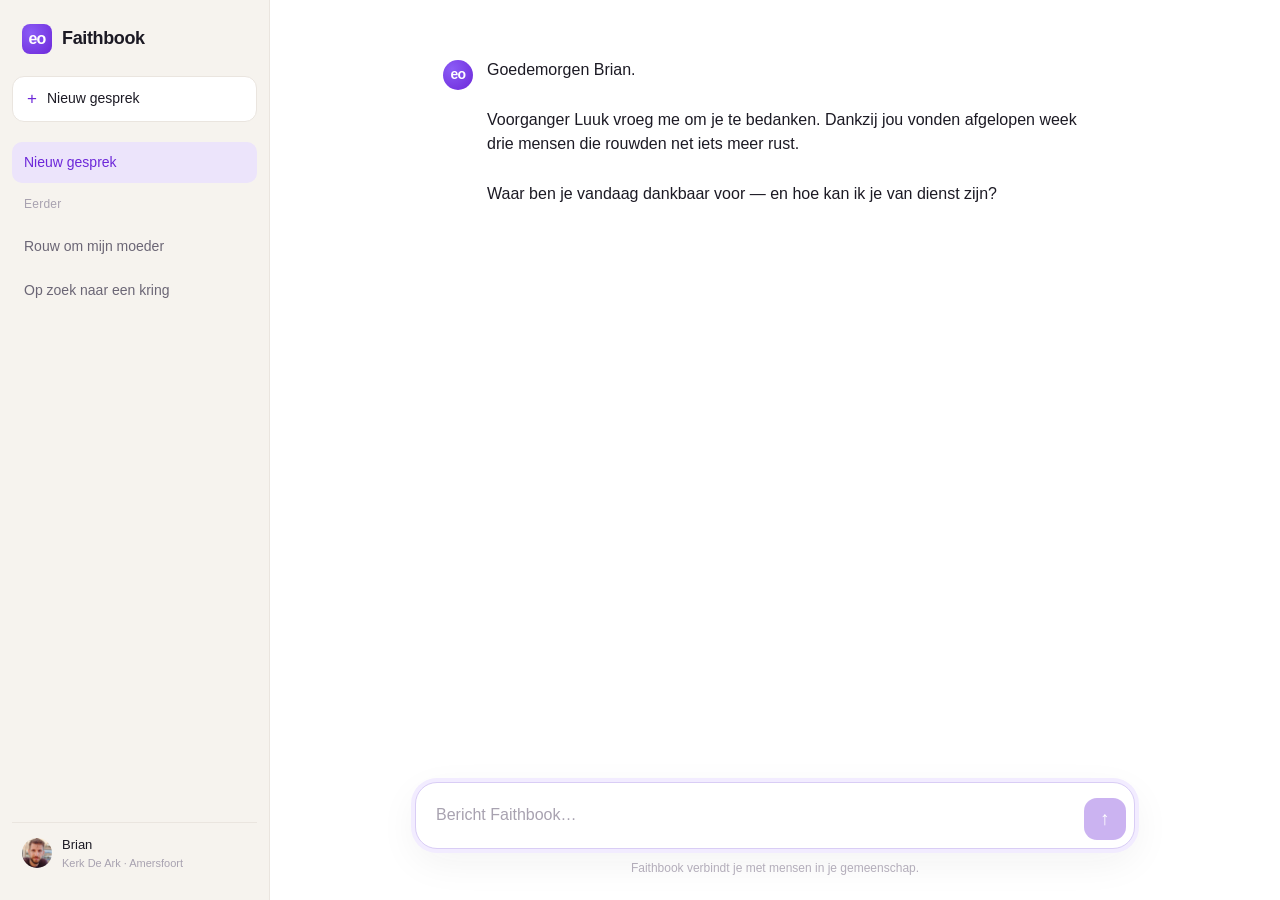
<file: index.html>
<!doctype html>
<html lang="nl">
<head>
  <meta charset="utf-8" />
  <meta name="viewport" content="width=device-width, initial-scale=1" />
  <title>Faithbook</title>
  <link rel="stylesheet" href="assets/css/styles.css" />
</head>
<body>
<div class="app">
  <!-- ── Sidebar ─────────────────────────────────────────── -->
  <aside class="side">
    <div class="brand"><div class="dot">eo</div><span>Faithbook</span></div>
    <button class="newchat" id="newchat"><span class="plus">+</span> Nieuw gesprek</button>
    <nav class="threadlist" id="threads-today"></nav>
    <div class="h-label" id="earlier-label">Eerder</div>
    <nav class="threadlist" id="threads-earlier"></nav>
    <div class="foot">
      <div class="av">B</div>
      <div class="who">Brian<small>Kerk De Ark · Amersfoort</small></div>
    </div>
  </aside>

  <!-- ── Main ────────────────────────────────────────────── -->
  <main class="main">
    <div class="stream" id="stream">
      <div class="empty" id="empty">
        <div class="dot">eo</div>
        <h1>Waar loop je mee, Brian?</h1>
        <p>Deel wat je bezighoudt. Faithbook zoekt geen antwoord — het zoekt de juiste persoon.</p>
      </div>
      <div class="col" id="messages"></div>
    </div>

    <div class="composer">
      <div class="field">
        <textarea id="input" rows="1" placeholder="Bericht Faithbook…"></textarea>
        <button class="send" id="send" disabled>↑</button>
      </div>
      <div class="disclaimer">Faithbook verbindt je met mensen in je gemeenschap.</div>
    </div>
  </main>
</div>

<script src="assets/js/data.js"></script>
<script src="assets/js/app.js"></script>
</body>
</html>
</file>
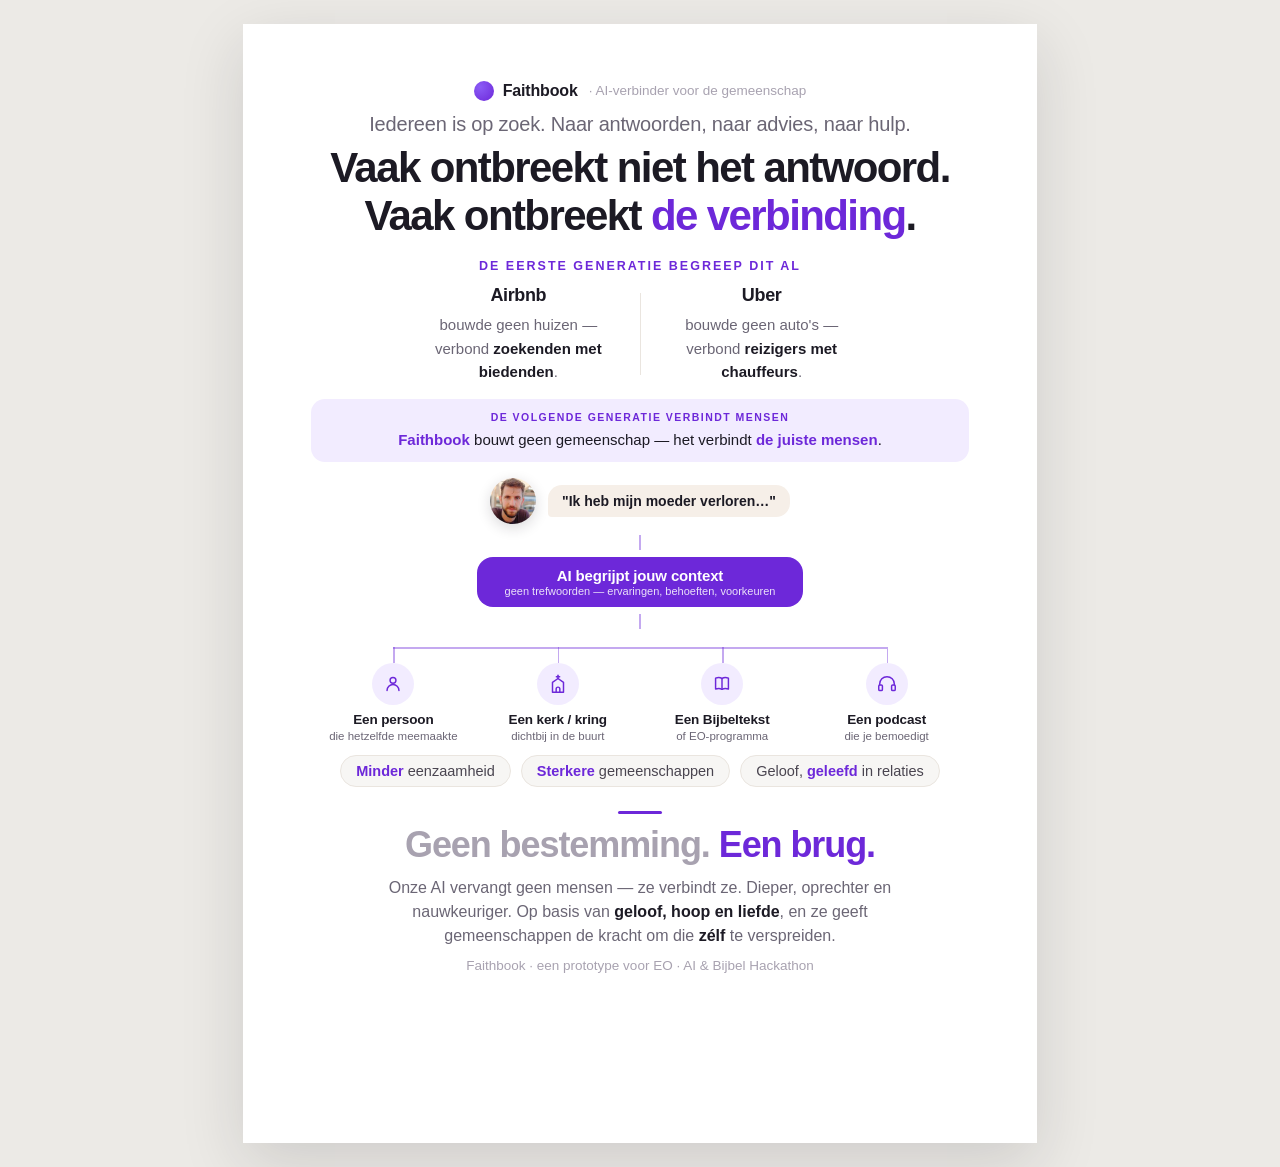
<file: ONE_PAGER.html>
<!doctype html>
<html lang="nl">
<head>
  <meta charset="utf-8">
  <meta name="viewport" content="width=device-width, initial-scale=1">
  <title>Faithbook — One Pager</title>
  <style>
    :root{
      --ink:#1c1a24;
      --ink-soft:#6b6675;
      --ink-faint:#a8a2b0;
      --line:#eae5df;
      --accent:#6d28d9;
      --accent-soft:#f2ecff;
      --warm:#f6efe8;
    }
    *{box-sizing:border-box}
    html,body{margin:0}
    body{
      background:#eceae6;
      color:var(--ink);
      font-family:-apple-system,BlinkMacSystemFont,"Segoe UI",Roboto,Helvetica,Arial,sans-serif;
      -webkit-font-smoothing:antialiased;
    }

    /* A4 sheet */
    .page{
      width:210mm;min-height:296mm;
      margin:24px auto;background:#fff;
      box-shadow:0 20px 60px rgba(28,26,36,.14);
      padding:15mm 18mm 15mm;
      display:flex;flex-direction:column;
    }

    /* Brand — small, quiet */
    .brand{display:flex;align-items:center;justify-content:center;gap:9px}
    .brand .dot{width:20px;height:20px;border-radius:50%;
      background:radial-gradient(circle at 30% 30%,#8b5cf6,var(--accent))}
    .brand span{font-size:16px;font-weight:600;letter-spacing:-.01em}
    .brand small{color:var(--ink-faint);font-weight:400;font-size:13.5px;margin-left:2px}

    /* Hero thesis */
    .hero{text-align:center;margin:12px 0 4px}
    .hero .soft{font-size:20px;color:var(--ink-soft);letter-spacing:-.01em;margin:0 0 8px}
    .hero h1{font-size:42px;line-height:1.14;letter-spacing:-.038em;font-weight:700;margin:0}
    .hero h1 em{font-style:normal;color:var(--accent)}

    /* section label */
    .lbl{font-size:12.5px;font-weight:700;letter-spacing:.16em;text-transform:uppercase;
      color:var(--accent);text-align:center;margin:0 0 12px}

    /* ── Analogy: three tidy columns ─────────────────── */
    .analogy{margin-top:16px}
    .triad{display:grid;grid-template-columns:1fr 1fr;gap:0;max-width:74%;margin:0 auto}
    .nextgen{margin-top:16px;background:var(--accent-soft);border-radius:14px;
      padding:11px 20px;text-align:center;line-height:1.4}
    .nextgen .ng-lbl{display:block;font-size:10.5px;font-weight:700;letter-spacing:.14em;
      text-transform:uppercase;color:var(--accent);margin-bottom:4px}
    .nextgen .ng-txt{font-size:15px;color:var(--ink)}
    .nextgen .ng-txt b{font-weight:700;color:var(--accent)}
    .triad .cell{padding:0 20px;text-align:center;position:relative}
    .triad .cell + .cell::before{
      content:"";position:absolute;left:0;top:8px;bottom:8px;width:1px;background:var(--line);
    }
    .triad .co{font-size:18px;font-weight:700;letter-spacing:-.02em;margin-bottom:7px}
    .triad .cell.us .co{color:var(--accent)}
    .triad .tx{font-size:15px;line-height:1.55;color:var(--ink-soft)}
    .triad .tx b{color:var(--ink);font-weight:600}

    /* ── Keyword vs Context ──────────────────────────── */
    .turn{
      margin-top:16px;display:grid;grid-template-columns:1fr auto 1fr;
      align-items:center;gap:22px;
    }
    .panel{border-radius:16px;padding:12px 20px;border:1px solid var(--line)}
    .panel.cold{background:#f7f6f4}
    .panel.warm{background:var(--accent-soft);border-color:transparent}
    .panel .h{font-size:12.5px;font-weight:700;letter-spacing:.13em;text-transform:uppercase;margin:0 0 9px}
    .panel.cold .h{color:var(--ink-faint)}
    .panel.warm .h{color:var(--accent)}
    .panel .tags{display:flex;flex-wrap:wrap;gap:6px;margin-bottom:11px}
    .tag{font-size:14px;border-radius:999px;padding:4px 11px;background:#fff;color:var(--ink-soft);border:1px solid var(--line)}
    .panel.warm .tag{border-color:rgba(109,40,217,.18);color:var(--accent)}
    .panel .ex{font-size:16px;font-weight:600;letter-spacing:-.01em;margin:0}
    .panel.cold .ex{color:var(--ink-soft)}
    .panel.warm .ex{color:var(--ink)}
    .turn .to{font-size:24px;color:var(--accent);font-weight:600}

    /* ── One concrete moment ─────────────────────────── */
    .moment{
      margin-top:16px;background:var(--warm);border-radius:20px;
      padding:10px 26px;display:flex;align-items:center;gap:16px;
    }
    .moment .face{width:52px;height:52px;border-radius:50%;object-fit:cover;flex:none;
      box-shadow:0 4px 14px rgba(28,26,36,.16)}
    .moment .said{font-size:16px;color:#4a4550;line-height:1.4}
    .moment .said b{color:var(--ink)}
    .moment .arrow{color:var(--accent);font-size:21px;flex:none}
    .moment .ai{flex:none;text-align:center}
    .moment .ai .p{background:var(--accent);color:#fff;border-radius:999px;padding:9px 16px;
      font-size:14px;font-weight:600;white-space:nowrap}
    .moment .ai .s{font-size:12px;color:var(--ink-faint);margin-top:5px}
    .moment .card{flex:none;text-align:center}
    .moment .card .n{font-size:15px;font-weight:650;margin-top:6px}
    .moment .card .d{font-size:12.5px;color:var(--ink-soft);line-height:1.35}

    /* ── Branching graph ─────────────────────────────── */
    .graph{margin-top:16px;text-align:center}
    .g-person{display:inline-flex;align-items:center;gap:12px}
    .g-face{width:46px;height:46px;border-radius:50%;object-fit:cover;
      box-shadow:0 4px 14px rgba(28,26,36,.16)}
    .g-bubble{background:var(--warm);border-radius:14px;border-bottom-left-radius:4px;
      padding:8px 14px;font-size:14px;color:#4a4550}
    .g-bubble b{color:var(--ink);font-weight:600}
    .g-stem{width:1.5px;height:15px;background:rgba(109,40,217,.4);margin:7px auto}
    .g-ai{display:inline-flex;flex-direction:column;align-items:center;gap:1px;
      background:var(--accent);color:#fff;border-radius:16px;padding:10px 28px}
    .g-ai-title{font-size:15px;font-weight:700;letter-spacing:-.01em}
    .g-ai-sub{font-size:11px;opacity:.86}
    .g-branches{position:relative;margin-top:18px}
    .g-branches::before{content:"";position:absolute;top:0;left:12.5%;right:12.5%;
      height:1.5px;background:rgba(109,40,217,.4)}
    .g-branches .row{display:grid;grid-template-columns:repeat(4,1fr)}
    .g-col{position:relative;padding-top:16px}
    .g-col::before{content:"";position:absolute;top:0;left:50%;width:1.5px;height:16px;background:rgba(109,40,217,.4)}
    .g-node{margin:0 6px}
    .g-ic{width:42px;height:42px;border-radius:50%;margin:0 auto 7px;
      display:flex;align-items:center;justify-content:center;
      background:var(--accent-soft);color:var(--accent)}
    .g-ic svg{width:22px;height:22px}
    .g-n{font-size:13.5px;font-weight:650;letter-spacing:-.01em}
    .g-d{font-size:11.5px;color:var(--ink-soft);line-height:1.35;margin-top:2px}

    /* impact tags */
    .impact{margin-top:10px;display:flex;justify-content:center;gap:10px;flex-wrap:wrap}
    .impact .i{font-size:14.5px;color:#4a4550;background:#f7f6f4;border:1px solid var(--line);
      border-radius:999px;padding:7px 15px}
    .impact .i b{color:var(--accent);font-weight:700}

    /* ── Closing ─────────────────────────────────────── */
    .closing{margin-top:24px;text-align:center}
    .closing .rule{width:44px;height:3px;border-radius:2px;background:var(--accent);margin:0 auto 10px}
    .closing h1{font-size:36px;line-height:1.18;letter-spacing:-.03em;font-weight:700;margin:0}
    .closing h1 .dim{color:var(--ink-faint);font-weight:600}
    .closing h1 em{font-style:normal;color:var(--accent)}
    .closing p{font-size:16px;line-height:1.5;color:var(--ink-soft);max-width:58ch;margin:10px auto 0}
    .closing p b{color:var(--ink);font-weight:600}
    .closing .sig{margin-top:10px;font-size:13.5px;color:var(--ink-faint)}

    @media print{
      body{background:#fff}
      .page{margin:0;box-shadow:none;width:auto;min-height:auto;padding:0 6mm}
      @page{size:A4;margin:15mm 12mm}
    }
  </style>
</head>
<body>
<div class="page">

  <!-- brand -->
  <div class="brand">
    <div class="dot"></div><span>Faithbook</span><small>· AI-verbinder voor de gemeenschap</small>
  </div>

  <!-- hero thesis -->
  <div class="hero">
    <p class="soft">Iedereen is op zoek. Naar antwoorden, naar advies, naar hulp.</p>
    <h1>Vaak ontbreekt niet het antwoord.<br>Vaak ontbreekt <em>de verbinding</em>.</h1>
  </div>

  <!-- analogy -->
  <div class="analogy">
    <p class="lbl">De eerste generatie begreep dit al</p>
    <div class="triad">
      <div class="cell">
        <div class="co">Airbnb</div>
        <div class="tx">bouwde geen huizen —<br>verbond <b>zoekenden met biedenden</b>.</div>
      </div>
      <div class="cell">
        <div class="co">Uber</div>
        <div class="tx">bouwde geen auto's —<br>verbond <b>reizigers met chauffeurs</b>.</div>
      </div>
    </div>
    <div class="nextgen">
      <span class="ng-lbl">De volgende generatie verbindt mensen</span>
      <span class="ng-txt"><b>Faithbook</b> bouwt geen gemeenschap — het verbindt <b>de juiste mensen</b>.</span>
    </div>
  </div>

  <!-- branching graph -->
  <div class="graph">
    <div class="g-person">
      <img class="g-face" src="[data-uri]" alt="">
      <div class="g-bubble"><b>&quot;Ik heb mijn moeder verloren&hellip;&quot;</b></div>
    </div>
    <div class="g-stem"></div>
    <div class="g-ai">
      <div class="g-ai-title">AI begrijpt jouw context</div>
      <div class="g-ai-sub">geen trefwoorden &mdash; ervaringen, behoeften, voorkeuren</div>
    </div>
    <div class="g-stem"></div>
    <div class="g-branches">
      <div class="row">
        <div class="g-col"><div class="g-node">
          <div class="g-ic"><svg viewBox="0 0 24 24" fill="none" stroke="currentColor" stroke-width="1.6" stroke-linecap="round" stroke-linejoin="round"><circle cx="12" cy="8" r="3.2"/><path d="M5.5 19a6.5 6.5 0 0 1 13 0"/></svg></div>
          <div class="g-n">Een persoon</div>
          <div class="g-d">die hetzelfde meemaakte</div>
        </div></div>
        <div class="g-col"><div class="g-node">
          <div class="g-ic"><svg viewBox="0 0 24 24" fill="none" stroke="currentColor" stroke-width="1.6" stroke-linecap="round" stroke-linejoin="round"><path d="M12 2.5v3.5"/><path d="M10.2 4.2h3.6"/><path d="M12 6l6 4.2V21H6V10.2z"/><path d="M10 21v-3.6a2 2 0 0 1 4 0V21"/></svg></div>
          <div class="g-n">Een kerk / kring</div>
          <div class="g-d">dichtbij in de buurt</div>
        </div></div>
        <div class="g-col"><div class="g-node">
          <div class="g-ic"><svg viewBox="0 0 24 24" fill="none" stroke="currentColor" stroke-width="1.6" stroke-linecap="round" stroke-linejoin="round"><path d="M12 6c-2-1.2-4.6-1.2-7-.4v11.8c2.4-.8 5-.8 7 .4 2-1.2 4.6-1.2 7-.4V5.6c-2.4-.8-5-.8-7 .4z"/><path d="M12 6v11.8"/></svg></div>
          <div class="g-n">Een Bijbeltekst</div>
          <div class="g-d">of EO-programma</div>
        </div></div>
        <div class="g-col"><div class="g-node">
          <div class="g-ic"><svg viewBox="0 0 24 24" fill="none" stroke="currentColor" stroke-width="1.6" stroke-linecap="round" stroke-linejoin="round"><path d="M4 13v-1a8 8 0 0 1 16 0v1"/><rect x="3" y="13" width="4" height="6.2" rx="1.3"/><rect x="17" y="13" width="4" height="6.2" rx="1.3"/></svg></div>
          <div class="g-n">Een podcast</div>
          <div class="g-d">die je bemoedigt</div>
        </div></div>
      </div>
    </div>
  </div>
  <!-- impact -->
  <div class="impact">
    <div class="i"><b>Minder</b> eenzaamheid</div>
    <div class="i"><b>Sterkere</b> gemeenschappen</div>
    <div class="i">Geloof, <b>geleefd</b> in relaties</div>
  </div>

  <!-- closing -->
  <div class="closing">
    <div class="rule"></div>
    <h1><span class="dim">Geen bestemming.</span> <em>Een brug.</em></h1>
    <p>Onze AI vervangt geen mensen — ze verbindt ze. Dieper, oprechter en nauwkeuriger.
       Op basis van <b>geloof, hoop en liefde</b>, en ze geeft gemeenschappen de kracht
       om die <b>zélf</b> te verspreiden.</p>
    <div class="sig">Faithbook · een prototype voor EO · AI &amp; Bijbel Hackathon</div>
  </div>

</div>
</body>
</html>
</file>
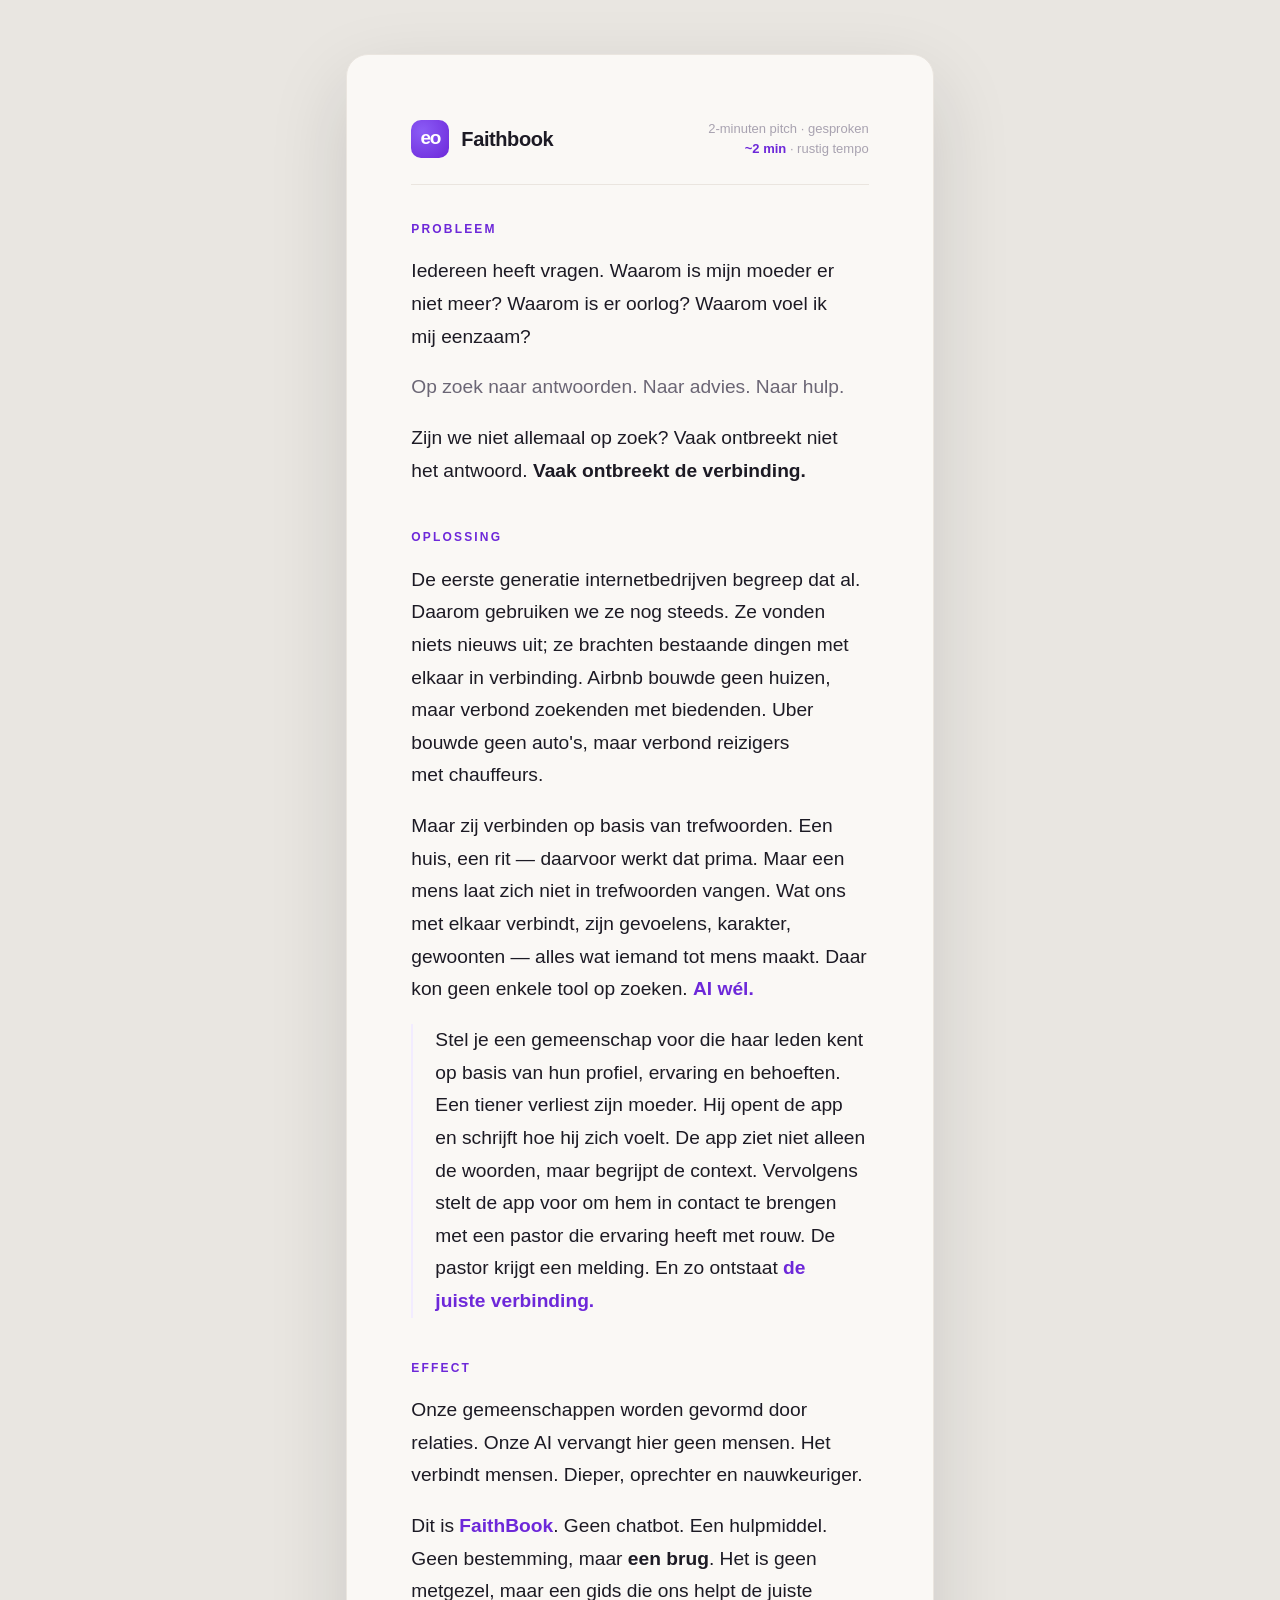
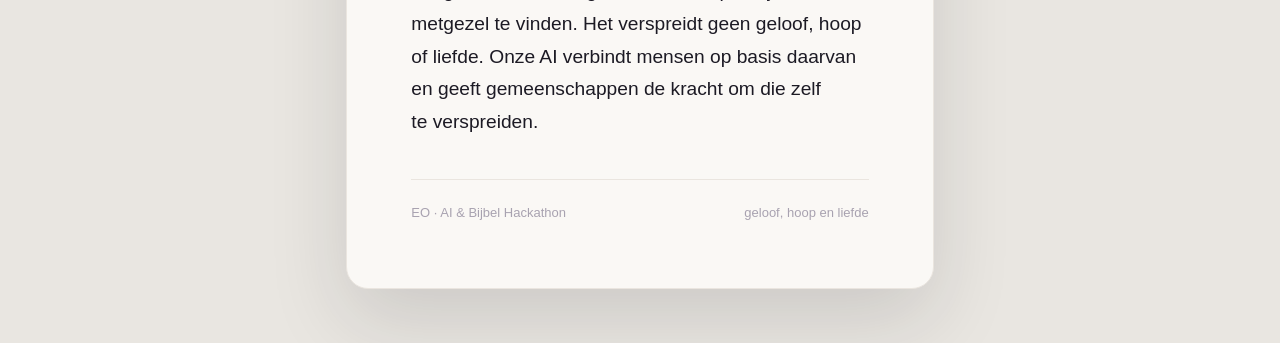
<file: PITCH.html>
<!doctype html>
<html lang="nl">
<head>
  <meta charset="utf-8">
  <meta name="viewport" content="width=device-width, initial-scale=1">
  <title>Faithbook — 2-minuten pitch</title>
  <style>
    :root{
      --bg:#faf8f5;
      --page:#e9e6e1;
      --ink:#1c1a24;
      --ink-soft:#6b6675;
      --ink-faint:#a8a2b0;
      --line:#eae5df;
      --accent:#6d28d9;
      --accent-soft:#f2ecff;
    }
    *{box-sizing:border-box}
    html,body{margin:0}
    body{
      background:var(--page);
      color:var(--ink);
      font-family:-apple-system,BlinkMacSystemFont,"Segoe UI",Roboto,Helvetica,Arial,sans-serif;
      -webkit-font-smoothing:antialiased;
      line-height:1.7;
      padding:6vh 5vw;
    }

    .sheet{
      max-width:66ch;
      margin:0 auto;
      background:var(--bg);
      border:1px solid var(--line);
      border-radius:22px;
      box-shadow:0 30px 80px rgba(28,26,36,.14);
      padding:clamp(28px,5vw,64px);
    }

    /* header */
    header{
      display:flex;align-items:center;justify-content:space-between;
      gap:18px;flex-wrap:wrap;
      padding-bottom:26px;margin-bottom:34px;
      border-bottom:1px solid var(--line);
    }
    .brand{display:flex;align-items:center;gap:12px}
    .logo{
      width:38px;height:38px;border-radius:10px;
      background:radial-gradient(circle at 30% 30%,#8b5cf6,var(--accent));
      display:flex;align-items:center;justify-content:center;
      color:#fff;font-weight:800;font-size:19px;letter-spacing:-.06em;
    }
    .brand .name{font-size:20px;font-weight:700;letter-spacing:-.02em}
    .meta{font-size:13px;color:var(--ink-faint);text-align:right;line-height:1.5}
    .meta b{color:var(--accent);font-weight:700}

    /* sections */
    section{margin:0 0 40px}
    section:last-of-type{margin-bottom:0}
    .eyebrow{
      font-size:12px;font-weight:700;letter-spacing:.18em;text-transform:uppercase;
      color:var(--accent);margin-bottom:16px;
    }
    p{
      font-size:clamp(17px,1.5vw,20px);
      color:var(--ink);
      margin:0 0 18px;
      text-wrap:pretty;
    }
    p:last-child{margin-bottom:0}
    .accent{color:var(--accent);font-weight:600}
    .beat{font-weight:700}
    .quiet{color:var(--ink-soft)}

    /* the demo-story paragraph, gently set apart */
    .story{
      border-left:2px solid var(--accent-soft);
      padding-left:22px;
    }

    footer{
      margin-top:40px;padding-top:22px;border-top:1px solid var(--line);
      font-size:13px;color:var(--ink-faint);
      display:flex;justify-content:space-between;gap:14px;flex-wrap:wrap;
    }

    @media print{
      body{background:#fff;padding:0}
      .sheet{box-shadow:none;border:none;border-radius:0;max-width:none}
    }
  </style>
</head>
<body>
  <div class="sheet">
    <header>
      <div class="brand">
        <div class="logo">eo</div>
        <div class="name">Faithbook</div>
      </div>
      <div class="meta">2-minuten pitch · gesproken<br><b>~2 min</b> · rustig tempo</div>
    </header>

    <section>
      <div class="eyebrow">Probleem</div>
      <p>Iedereen heeft vragen. Waarom is mijn moeder er niet meer? Waarom is er oorlog? Waarom voel ik mij eenzaam?</p>
      <p class="quiet">Op zoek naar antwoorden. Naar advies. Naar hulp.</p>
      <p>Zijn we niet allemaal op zoek? Vaak ontbreekt niet het antwoord. <span class="beat">Vaak ontbreekt de verbinding.</span></p>
    </section>

    <section>
      <div class="eyebrow">Oplossing</div>
      <p>De eerste generatie internetbedrijven begreep dat al. Daarom gebruiken we ze nog steeds. Ze vonden niets nieuws uit; ze brachten bestaande dingen met elkaar in verbinding. Airbnb bouwde geen huizen, maar verbond zoekenden met biedenden. Uber bouwde geen auto's, maar verbond reizigers met chauffeurs.</p>
      <p>Maar zij verbinden op basis van trefwoorden. Een huis, een rit — daarvoor werkt dat prima. Maar een mens laat zich niet in trefwoorden vangen. Wat ons met elkaar verbindt, zijn gevoelens, karakter, gewoonten — alles wat iemand tot mens maakt. Daar kon geen enkele tool op zoeken. <span class="accent">AI wél.</span></p>
      <p class="story">Stel je een gemeenschap voor die haar leden kent op basis van hun profiel, ervaring en behoeften. Een tiener verliest zijn moeder. Hij opent de app en schrijft hoe hij zich voelt. De app ziet niet alleen de woorden, maar begrijpt de context. Vervolgens stelt de app voor om hem in contact te brengen met een pastor die ervaring heeft met rouw. De pastor krijgt een melding. En zo ontstaat <span class="accent">de juiste verbinding.</span></p>
    </section>

    <section>
      <div class="eyebrow">Effect</div>
      <p>Onze gemeenschappen worden gevormd door relaties. Onze AI vervangt hier geen mensen. Het verbindt mensen. Dieper, oprechter en nauwkeuriger.</p>
      <p>Dit is <span class="accent">FaithBook</span>. Geen chatbot. Een hulpmiddel. Geen bestemming, maar <span class="beat">een brug</span>. Het is geen metgezel, maar een gids die ons helpt de juiste metgezel te vinden. Het verspreidt geen geloof, hoop of liefde. Onze AI verbindt mensen op basis daarvan en geeft gemeenschappen de kracht om die zelf te verspreiden.</p>
    </section>

    <footer>
      <span>EO · AI &amp; Bijbel Hackathon</span>
      <span>geloof, hoop en liefde</span>
    </footer>
  </div>
</body>
</html>
</file>
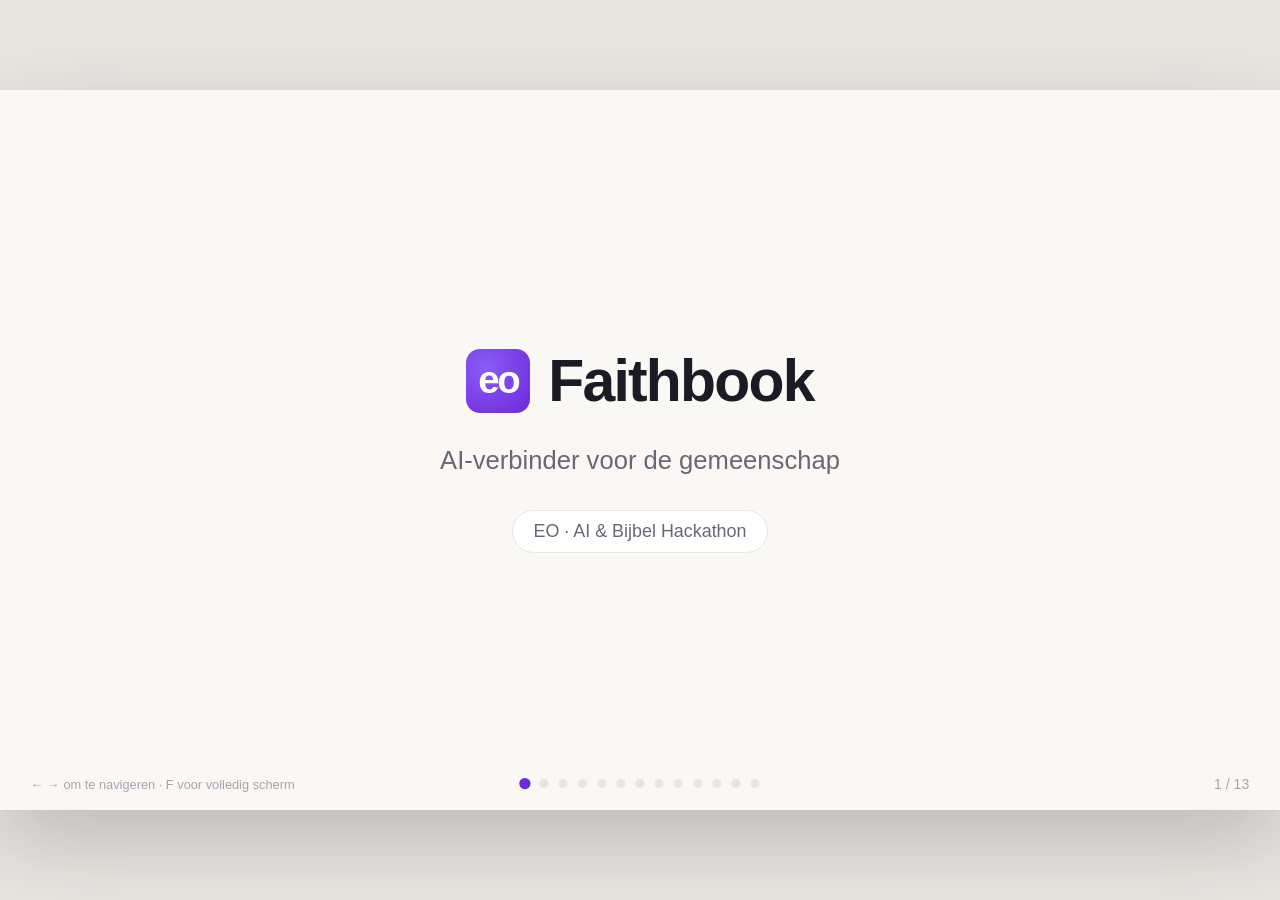
<file: PRESENTATION.html>
<!doctype html>
<html lang="nl">
<head>
  <meta charset="utf-8">
  <meta name="viewport" content="width=device-width, initial-scale=1">
  <title>Faithbook — Presentatie</title>
  <style>
    :root{
      --bg:#faf8f5;
      --ink:#1c1a24;
      --ink-soft:#6b6675;
      --ink-faint:#a8a2b0;
      --line:#eae5df;
      --accent:#6d28d9;
      --accent-soft:#f2ecff;
      --warm:#f6efe8;
    }
    *{box-sizing:border-box}
    html,body{margin:0;height:100%}
    body{
      background:#e9e6e1;
      color:var(--ink);
      font-family:-apple-system,BlinkMacSystemFont,"Segoe UI",Roboto,Helvetica,Arial,sans-serif;
      -webkit-font-smoothing:antialiased;
      overflow:hidden;
    }

    /* 16:9 stage */
    .stage{
      position:relative;
      width:100vw;height:100vh;
      display:flex;align-items:center;justify-content:center;
    }
    .deck{
      position:relative;
      width:min(100vw, 177.78vh);      /* 16:9 */
      height:min(56.25vw, 100vh);
      background:var(--bg);
      overflow:hidden;
      box-shadow:0 30px 80px rgba(28,26,36,.22);
    }

    .slide{
      position:absolute;inset:0;
      display:flex;flex-direction:column;align-items:center;justify-content:center;
      text-align:center;
      padding:8% 12%;
      opacity:0;transform:translateY(14px) scale(.995);
      transition:opacity .5s ease, transform .5s ease;
      pointer-events:none;
    }
    .slide.active{opacity:1;transform:none;pointer-events:auto}

    /* dark/purple hero slides */
    .slide.invert{background:var(--accent);color:#fff}
    .slide.ink{background:#161320;color:#fff}

    .eyebrow{
      font-size:1.05vw;font-weight:700;letter-spacing:.16em;text-transform:uppercase;
      color:var(--accent);margin-bottom:2.6vh;
    }
    .invert .eyebrow,.ink .eyebrow{color:#c9b6f5}

    h1{font-size:5.2vw;line-height:1.1;letter-spacing:-.035em;font-weight:700;margin:0}
    h2{font-size:3.6vw;line-height:1.16;letter-spacing:-.03em;font-weight:700;margin:0}
    .big{font-size:6.4vw;line-height:1.05;letter-spacing:-.04em;font-weight:700;margin:0}
    .accent{color:var(--accent)}
    .invert .accent{color:#fff;text-decoration:underline;text-decoration-color:rgba(255,255,255,.45);text-underline-offset:8px}
    .dim{color:var(--ink-faint);font-weight:600}
    .invert .dim{color:rgba(255,255,255,.6)}
    .sub{font-size:1.7vw;color:var(--ink-soft);margin-top:3vh;line-height:1.5;max-width:34ch}
    .invert .sub,.ink .sub{color:rgba(255,255,255,.85)}
    .ink .accent{color:#c9b6f5}
    .ink .sub b{color:#fca5a5;font-weight:600}

    .num{
      font-size:9vw;font-weight:700;line-height:1;color:var(--accent-soft);
      margin-bottom:-1vh;letter-spacing:-.04em;
    }

    /* title slide brand */
    .brand{display:flex;align-items:center;gap:1.4vw;margin-bottom:3vh}
    .brand .logo{width:5vw;height:5vw;border-radius:1.1vw;
      background:radial-gradient(circle at 30% 30%,#8b5cf6,var(--accent));
      display:flex;align-items:center;justify-content:center;
      color:#fff;font-weight:800;font-size:3vw;letter-spacing:-.06em;line-height:1}
    .brand .name{font-size:4.6vw;font-weight:700;letter-spacing:-.03em}

    /* chips row */
    .chips{display:flex;gap:1vw;flex-wrap:wrap;justify-content:center;margin-top:3.4vh}
    .chip{border:1px solid var(--line);background:#fff;border-radius:999px;
      padding:1.1vh 1.6vw;font-size:1.4vw;color:var(--ink-soft)}
    .invert .chip{background:rgba(255,255,255,.12);border-color:rgba(255,255,255,.25);color:#fff}

    /* faces row (the "connect" idea) */
    .faces{display:flex;align-items:center;gap:1.4vw;margin-top:4vh}
    .faces img{width:6vw;height:6vw;border-radius:50%;object-fit:cover;
      box-shadow:0 6px 20px rgba(28,26,36,.18)}
    .faces .link{width:5vw;height:2px;background:var(--accent)}

    /* checklist */
    .check{list-style:none;margin:3vh 0 0;padding:0;text-align:left;font-size:2vw;line-height:2.1}
    .check li::before{content:"✓";color:var(--accent);font-weight:700;margin-right:1vw}

    /* demo cue */
    .cue{margin-top:4vh;font-size:1.5vw;color:var(--accent);font-weight:600;
      display:inline-flex;align-items:center;gap:.6vw}
    .cue .arrow{font-size:2vw}

    /* ── presenter chrome ─────────────────────────────── */
    .progress{position:absolute;bottom:2.4vh;left:50%;transform:translateX(-50%);
      display:flex;gap:.8vw;z-index:5}
    .progress i{width:.7vw;height:.7vw;border-radius:50%;background:var(--line);transition:background .3s,transform .3s;cursor:pointer}
    .progress i.on{background:var(--accent);transform:scale(1.25)}
    .counter{position:absolute;bottom:2vh;right:2.4vw;font-size:1.1vw;color:var(--ink-faint);z-index:5}
    .hint{position:absolute;bottom:2vh;left:2.4vw;font-size:1vw;color:var(--ink-faint);z-index:5}
    .invert .counter,.invert .hint,.ink .counter,.ink .hint{color:rgba(255,255,255,.6)}
  </style>
</head>
<body>
<div class="stage">
  <div class="deck" id="deck">

    <!-- 1 · Title -->
    <section class="slide">
      <div class="brand"><div class="logo">eo</div><div class="name">Faithbook</div></div>
      <div class="sub" style="font-size:2vw;color:var(--ink-soft);margin-top:0">AI-verbinder voor de gemeenschap</div>
      <div class="chips">
        <div class="chip">EO · AI &amp; Bijbel Hackathon</div>
      </div>
    </section>

    <!-- 2 · The statement -->
    <section class="slide invert">
      <div class="sub" style="margin-top:0;margin-bottom:2vh;font-size:2vw">AI moet de gemeenschap niet vervangen.</div>
      <div class="big">AI moet de gemeenschap<br><span class="accent">versterken</span>.</div>
    </section>

    <!-- 3 · Problem 1 -->
    <section class="slide">
      <div class="eyebrow">Het probleem · 1</div>
      <h1>Eenzaamheid groeit.</h1>
      <div class="sub">Steeds meer mensen — ook in de kerk — missen echte verbinding.</div>
    </section>

    <!-- 4 · Problem 2 -->
    <section class="slide">
      <div class="eyebrow">Het probleem · 2</div>
      <h1>Onbenut potentieel.</h1>
      <div class="sub">Gemeenschappen zitten vol talent en betrokkenheid — maar de juiste mensen
      vinden elkaar niet op het juiste moment. Het grootste bezit van EO is niet de content.
      Het zijn de <b>mensen</b>.</div>
    </section>

    <!-- 5 · The analogy -->
    <section class="slide">
      <div class="eyebrow">Het idee, in één beeld</div>
      <h2 style="font-size:3vw;line-height:1.5">
        <span class="dim">Airbnb bouwde geen hotels.</span><br>
        <span class="dim">Uber bezat geen auto's.</span><br><br>
        Faithbook bedenkt geen gemeenschap —<br>
        het maakt het <span class="accent">onbenutte potentieel</span> zichtbaar.
      </h2>
    </section>

    <!-- 6 · Why AI -->
    <section class="slide">
      <div class="eyebrow">Waarom AI</div>
      <h2>Geen trefwoorden.<br><span class="accent">Context.</span></h2>
      <div class="chips">
        <div class="chip">ervaring</div>
        <div class="chip">emotie</div>
        <div class="chip">behoefte</div>
        <div class="chip">levensfase</div>
      </div>
      <div class="sub">Een zoekmachine vindt informatie. AI vindt <b>mensen</b>.
      Altijd met toestemming, de mens aan het stuur.</div>
      <div class="faces">
        <img src="assets/img/brian.jpg" alt="">
        <span class="link"></span>
        <img src="assets/img/marijke.jpg" alt="">
      </div>
    </section>

    <!-- 7 · Empower -->
    <section class="slide">
      <h2><span class="dim">AI lost het niet óp voor mensen.</span><br><br>
      AI geeft de gemeenschap de kracht<br>om het <span class="accent">zélf</span> te doen.</h2>
    </section>

    <!-- 8 · Demo -->
    <section class="slide ink">
      <div class="big">Laten we het<br>je laten zien.</div>
      <div class="cue"><span class="arrow">→</span> live demo</div>
    </section>

    <!-- 9 · Impact -->
    <section class="slide">
      <div class="eyebrow">De verwachte impact</div>
      <ul class="check">
        <li>Gemeenschappen die problemen <b>zélf</b> oplossen</li>
        <li>Minder eenzaamheid</li>
        <li>Minder administratieve last voor vrijwilligers</li>
        <li>Geloof dat door mensen gedeeld en beleefd wordt</li>
      </ul>
      <div class="sub" style="margin-top:4vh">Want geloof groeit in <b>relaties</b> —
      niet in gesprekken met AI.</div>
    </section>

    <!-- 10 · Vision / future work -->
    <section class="slide">
      <div class="eyebrow">Waar dit heen gaat</div>
      <h2><span class="dim">De eerste generatie AI verbindt<br>één vraag met één antwoord.</span><br><br>
      De volgende generatie verbindt <span class="accent">mensen</span>.<br>De juiste.</h2>
      <div class="sub">AI is niet de bestemming. Het is de brug.</div>
    </section>

    <!-- 11 · Product closing -->
    <section class="slide invert">
      <div class="sub" style="margin-top:0;margin-bottom:2vh;font-size:2vw">AI geeft niet het beste antwoord.</div>
      <div class="big">AI vindt de beste<br><span class="accent">verbinding</span>.</div>
    </section>

    <!-- 12 · The human ending -->
    <section class="slide ink" style="padding:8% 7%">
      <div class="sub" style="margin-top:0;margin-bottom:3.5vh;font-size:1.7vw;line-height:1.7;max-width:58ch">
        We mogen niet vergeten dat AI een krachtiger hulpmiddel voor ons is.
        Wij moeten het blijven leren.
        En niet alleen wetenschap of vaardigheden,<br>
        maar ook <b>liefde</b>.
      </div>

      <div class="big" style="font-size:4.8vw;line-height:1.2">
        Want als wij het geen liefde leren,<br>
        leren anderen het <span style="color:#fca5a5;">haat</span>.
      </div>

      <div class="sub" style="margin-top:4vh;font-size:1.8vw;line-height:1.7;max-width:58ch">
        En het is met de kracht van <b>liefde</b>, dat <b>hoop</b> en <b>geloof</b>
        kunnen bestaan, overleven en bloeien.
      </div>
    </section>
    <!-- 13 · Thanks -->
    <section class="slide">
      <div class="brand"><div class="logo">eo</div><div class="name">Faithbook</div></div>
      <h1 style="font-size:3.4vw;margin-top:2vh">Dank je wel.</h1>
      <div class="sub">Jullie vragen?</div>
    </section>

    <div class="progress" id="progress"></div>
    <div class="counter" id="counter"></div>
    <div class="hint">← → om te navigeren · F voor volledig scherm</div>
  </div>
</div>

<script>
  const slides = Array.from(document.querySelectorAll('.slide'));
  const progress = document.getElementById('progress');
  const counter = document.getElementById('counter');
  let i = 0;

  slides.forEach((_, idx)=>{
    const dot = document.createElement('i');
    dot.addEventListener('click', ()=> go(idx));
    progress.appendChild(dot);
  });
  const dots = Array.from(progress.children);

  function go(n){
    i = Math.max(0, Math.min(slides.length-1, n));
    slides.forEach((s,idx)=> s.classList.toggle('active', idx===i));
    dots.forEach((d,idx)=> d.classList.toggle('on', idx===i));
    counter.textContent = (i+1) + ' / ' + slides.length;
  }
  function next(){ go(i+1); }
  function prev(){ go(i-1); }

  document.addEventListener('keydown', e=>{
    if(['ArrowRight','ArrowDown',' ','PageDown'].includes(e.key)){ e.preventDefault(); next(); }
    else if(['ArrowLeft','ArrowUp','PageUp'].includes(e.key)){ e.preventDefault(); prev(); }
    else if(e.key==='Home'){ go(0); }
    else if(e.key==='End'){ go(slides.length-1); }
    else if(e.key==='f' || e.key==='F'){
      if(!document.fullscreenElement) document.documentElement.requestFullscreen();
      else document.exitFullscreen();
    }
  });
  // click right half = next, left half = prev
  document.getElementById('deck').addEventListener('click', e=>{
    if(e.target.closest('.progress')) return;
    (e.clientX > window.innerWidth/2) ? next() : prev();
  });

  go(0);
</script>
</body>
</html>
</file>
<file: assets/css/styles.css>
/* Faithbook — styles
   Design north star: simple, minimal, Apple-calm. One accent (EO purple),
   generous whitespace. The AI recedes; the person gets the color. */

:root{
  --bg:#ffffff;
  --side:#f6f3ee;
  --ink:#1c1a24;
  --ink-soft:#6b6675;
  --line:#eae5df;
  --line-soft:#f0ebe4;
  --accent:#6d28d9;      /* EO purple, used sparingly */
  --accent-soft:#f2ecff;
  --warm:#f6efe8;
  --shadow:0 1px 2px rgba(28,26,36,.04), 0 12px 40px rgba(28,26,36,.06);
}

*{box-sizing:border-box}
html,body{height:100%;margin:0}
body{
  background:var(--bg);color:var(--ink);
  font-family:-apple-system,BlinkMacSystemFont,"Segoe UI",Roboto,Helvetica,Arial,sans-serif;
  -webkit-font-smoothing:antialiased;line-height:1.55;
}

.app{display:grid;grid-template-columns:270px 1fr;height:100vh}

/* ── Sidebar ──────────────────────────────────────────── */
.side{
  background:var(--side);border-right:1px solid var(--line);
  display:flex;flex-direction:column;padding:16px 12px;gap:6px;
}
.brand{display:flex;align-items:center;gap:10px;padding:8px 10px 16px}
.brand .dot{width:30px;height:30px;border-radius:8px;
  background:radial-gradient(circle at 30% 30%, #8b5cf6, var(--accent));
  display:flex;align-items:center;justify-content:center;
  color:#fff;font-weight:800;font-size:16px;letter-spacing:-.05em;line-height:1}
.brand span{font-weight:600;letter-spacing:-.02em;font-size:18px}

.newchat{
  display:flex;align-items:center;gap:10px;
  border:1px solid var(--line);background:#fff;border-radius:12px;
  padding:11px 14px;font:inherit;font-size:14px;font-weight:500;color:var(--ink);
  cursor:pointer;transition:background .15s;margin-bottom:14px;text-align:left;
}
.newchat:hover{background:#fdfcfa}
.newchat .plus{color:var(--accent);font-size:17px;line-height:1}

.h-label{font-size:12px;color:#a8a2b0;padding:6px 12px;letter-spacing:.02em}
.threadlist{display:flex;flex-direction:column;gap:2px}
.thread{
  display:block;width:100%;text-align:left;border:0;background:transparent;
  border-radius:10px;padding:10px 12px;font:inherit;font-size:14px;color:var(--ink-soft);
  cursor:pointer;transition:background .15s,color .15s;
  white-space:nowrap;overflow:hidden;text-overflow:ellipsis;
}
.thread:hover{background:#efe9e1;color:var(--ink)}
.thread.active{background:#ece4fb;color:var(--accent)}

.side .foot{margin-top:auto;display:flex;align-items:center;gap:10px;padding:12px 10px;border-top:1px solid var(--line)}
.side .foot .av{width:30px;height:30px;border-radius:50%;background:linear-gradient(135deg,#c4b5fd,#6d28d9);
  color:#fff;display:flex;align-items:center;justify-content:center;font-size:13px;font-weight:600}
.side .foot .who{font-size:13px}
.side .foot .who small{display:block;color:#a8a2b0;font-size:11px}

/* ── Main ─────────────────────────────────────────────── */
.main{display:flex;flex-direction:column;height:100vh;position:relative}
.stream{flex:1;overflow-y:auto;padding:32px 0 20px}
.col{max-width:720px;margin:0 auto;padding:0 28px}

/* Empty state */
.empty{height:100%;display:flex;flex-direction:column;align-items:center;justify-content:center;text-align:center;padding-bottom:60px}
.empty .dot{width:52px;height:52px;border-radius:13px;
  background:radial-gradient(circle at 30% 30%, #8b5cf6, var(--accent));margin-bottom:22px;
  display:flex;align-items:center;justify-content:center;
  color:#fff;font-weight:800;font-size:27px;letter-spacing:-.05em;line-height:1}
.empty h1{font-size:30px;letter-spacing:-.03em;font-weight:600;margin:0 0 10px}
.empty p{color:var(--ink-soft);font-size:16px;margin:0;max-width:380px}

/* Messages */
.msg{display:flex;gap:14px;margin:26px 0}
.msg .who-av{width:30px;height:30px;border-radius:50%;flex:0 0 auto;display:flex;align-items:center;
  justify-content:center;font-size:12px;font-weight:600;color:#fff;margin-top:2px}
.msg.user .who-av{background:linear-gradient(135deg,#c4b5fd,#6d28d9)}
.msg.bot .who-av{background:radial-gradient(circle at 30% 30%, #8b5cf6, var(--accent));
  font-size:14px;font-weight:800;letter-spacing:-.05em}
.msg .body{flex:1;min-width:0}
.msg .body .txt{font-size:16px;color:var(--ink)}

/* Person card inside a bot reply */
.person{
  margin-top:16px;background:#fff;border:1px solid var(--line);border-radius:18px;
  box-shadow:var(--shadow);padding:20px;display:flex;flex-direction:column;gap:16px;max-width:440px;
}
.person .top{display:flex;align-items:center;gap:14px}
.person .avatar{width:52px;height:52px;border-radius:50%;flex:0 0 auto;display:flex;align-items:center;
  justify-content:center;font-size:19px;font-weight:600;color:#fff}
.person .name{font-weight:600;font-size:17px;letter-spacing:-.01em}
.person .meta{color:var(--ink-soft);font-size:13.5px;margin-top:1px}
.why{background:var(--warm);border-radius:14px;padding:14px 16px;font-size:14.5px;color:#4a4550}
.why .tag{display:block;font-size:11px;font-weight:600;letter-spacing:.04em;text-transform:uppercase;
  color:var(--accent);margin-bottom:5px}
.cardbtn{border:0;cursor:pointer;border-radius:12px;padding:13px 18px;font:inherit;font-size:14.5px;
  font-weight:500;background:var(--accent);color:#fff;transition:transform .15s,opacity .2s}
.cardbtn:hover{transform:translateY(-1px)}
.cardbtn:disabled{opacity:.85;cursor:default;transform:none}

/* Typing indicator */
.dots{display:inline-flex;gap:5px;padding:6px 0}
.dots i{width:7px;height:7px;border-radius:50%;background:#c9c2d2;animation:blink 1.2s infinite ease-in-out}
.dots i:nth-child(2){animation-delay:.15s}
.dots i:nth-child(3){animation-delay:.3s}
@keyframes blink{0%,80%,100%{opacity:.3;transform:translateY(0)}40%{opacity:1;transform:translateY(-3px)}}

/* ── Composer ─────────────────────────────────────────── */
.composer{padding:12px 0 22px;background:linear-gradient(transparent,var(--bg) 22%)}
.field{
  max-width:720px;margin:0 auto;background:#fff;border:1px solid var(--line);border-radius:22px;
  box-shadow:var(--shadow);padding:8px 8px 8px 20px;display:flex;align-items:flex-end;gap:10px;
  transition:border-color .2s,box-shadow .2s;
}
.field:focus-within{border-color:#d9cdf5;box-shadow:0 0 0 4px var(--accent-soft),var(--shadow)}
textarea{flex:1;border:0;outline:0;resize:none;background:transparent;font:inherit;font-size:16px;
  color:var(--ink);padding:12px 0;max-height:180px}
textarea::placeholder{color:#a8a2b0}
.send{border:0;cursor:pointer;flex:0 0 auto;width:42px;height:42px;border-radius:13px;background:var(--accent);
  color:#fff;font-size:19px;display:flex;align-items:center;justify-content:center;transition:transform .15s,opacity .2s}
.send:hover{transform:translateY(-1px)}
.send:disabled{opacity:.35;cursor:default;transform:none}
.disclaimer{max-width:720px;margin:10px auto 0;text-align:center;color:#b3adba;font-size:12px}

/* ── Buttons (shared) ─────────────────────────────────── */
.btn{border:0;cursor:pointer;border-radius:12px;padding:12px 18px;font:inherit;font-size:14.5px;
  font-weight:500;transition:transform .15s,opacity .2s,background .2s}
.btn:hover{transform:translateY(-1px)}
.btn:disabled{cursor:default;transform:none;opacity:.85}
.btn.primary{background:var(--accent);color:#fff}
.btn.ghost{background:transparent;color:var(--ink-soft);border:1px solid var(--line)}
.btn.ghost:hover{color:var(--ink);border-color:#d9cdf5}
.btn.sm{padding:9px 14px;font-size:13.5px}

/* Daily greeting reads a touch softer/larger */
.greeting{font-size:16.5px}

/* Permission ask */
.permission{display:flex;gap:10px;margin-top:16px;flex-wrap:wrap}

/* Sidebar "something happened" dot */
.thread{position:relative}
.thread.has-update::after{content:"";position:absolute;right:12px;top:50%;transform:translateY(-50%);
  width:8px;height:8px;border-radius:50%;background:var(--accent);box-shadow:0 0 0 0 var(--accent-soft);
  animation:pulse 1.6s infinite}
@keyframes pulse{0%{box-shadow:0 0 0 0 rgba(109,40,217,.35)}70%{box-shadow:0 0 0 7px rgba(109,40,217,0)}100%{box-shadow:0 0 0 0 rgba(109,40,217,0)}}

/* Avatars rendered as images (illustrated portraits / EO logo) */
img.avatar{object-fit:cover;background:#efeae2}
.avatar.count{background:#efeae2;color:var(--ink-soft);font-size:12.5px;font-weight:600}
img.who-av{object-fit:cover}
.side .foot .av{overflow:hidden;padding:0}
.side .foot .av img{width:100%;height:100%;object-fit:cover;display:block}

/* Donor mini-cards */
.avatar.sm{width:40px;height:40px;border-radius:50%;flex:0 0 auto;display:flex;align-items:center;
  justify-content:center;font-size:14px;font-weight:600;color:#fff}
.donors{margin-top:16px;display:grid;grid-template-columns:1fr 1fr;gap:10px;max-width:460px}
.donor{display:flex;align-items:center;gap:12px;background:#fff;border:1px solid var(--line);
  border-radius:14px;padding:12px 14px}
.donor .d-txt{display:flex;flex-direction:column;min-width:0}
.donor .d-txt b{font-size:14px;font-weight:600;letter-spacing:-.01em;white-space:nowrap;overflow:hidden;text-overflow:ellipsis}
.donor .d-txt span{font-size:12.5px;color:var(--ink-soft)}

/* Question triage cards */
.qlist{margin-top:16px;display:flex;flex-direction:column;gap:14px;max-width:520px}
.qcard{background:#fff;border:1px solid var(--line);border-radius:18px;box-shadow:var(--shadow);
  padding:18px;display:flex;flex-direction:column;gap:14px;transition:opacity .3s}
.qcard.resolved{opacity:.6}
.q-top{display:flex;align-items:center;gap:12px}
.q-top .name{font-weight:600;font-size:15px;letter-spacing:-.01em}
.q-question{color:var(--ink-soft);font-size:14px;font-style:italic;margin-top:1px}
.q-reply{background:var(--warm);border-radius:14px;padding:14px 16px}
.q-label{display:block;font-size:11px;font-weight:600;letter-spacing:.04em;text-transform:uppercase;
  color:var(--accent);margin-bottom:6px}
.q-text{font-size:14.5px;color:#3f3a48;outline:none;border-radius:8px}
.q-text.editing{background:#fff;box-shadow:0 0 0 2px var(--accent-soft);padding:8px 10px;margin:-4px -6px}
.q-actions{display:flex;gap:10px;align-items:center;flex-wrap:wrap}
.q-done{font-size:13.5px;font-weight:500;color:var(--accent)}

/* Coordination options */
.options{display:flex;flex-direction:column;gap:10px;margin-top:16px;max-width:420px}
.option{text-align:left;border:1px solid var(--line);background:#fff;border-radius:14px;padding:14px 16px;
  font:inherit;font-size:14.5px;color:var(--ink);cursor:pointer;transition:all .15s}
.option:hover{border-color:#d9cdf5;background:#fdfcfa;transform:translateY(-1px)}

/* ── Utility / responsive ─────────────────────────────── */
.hidden{display:none!important}
@media(max-width:760px){
  .app{grid-template-columns:1fr}
  .side{display:none}
  .donors{grid-template-columns:1fr}
}
</file>
